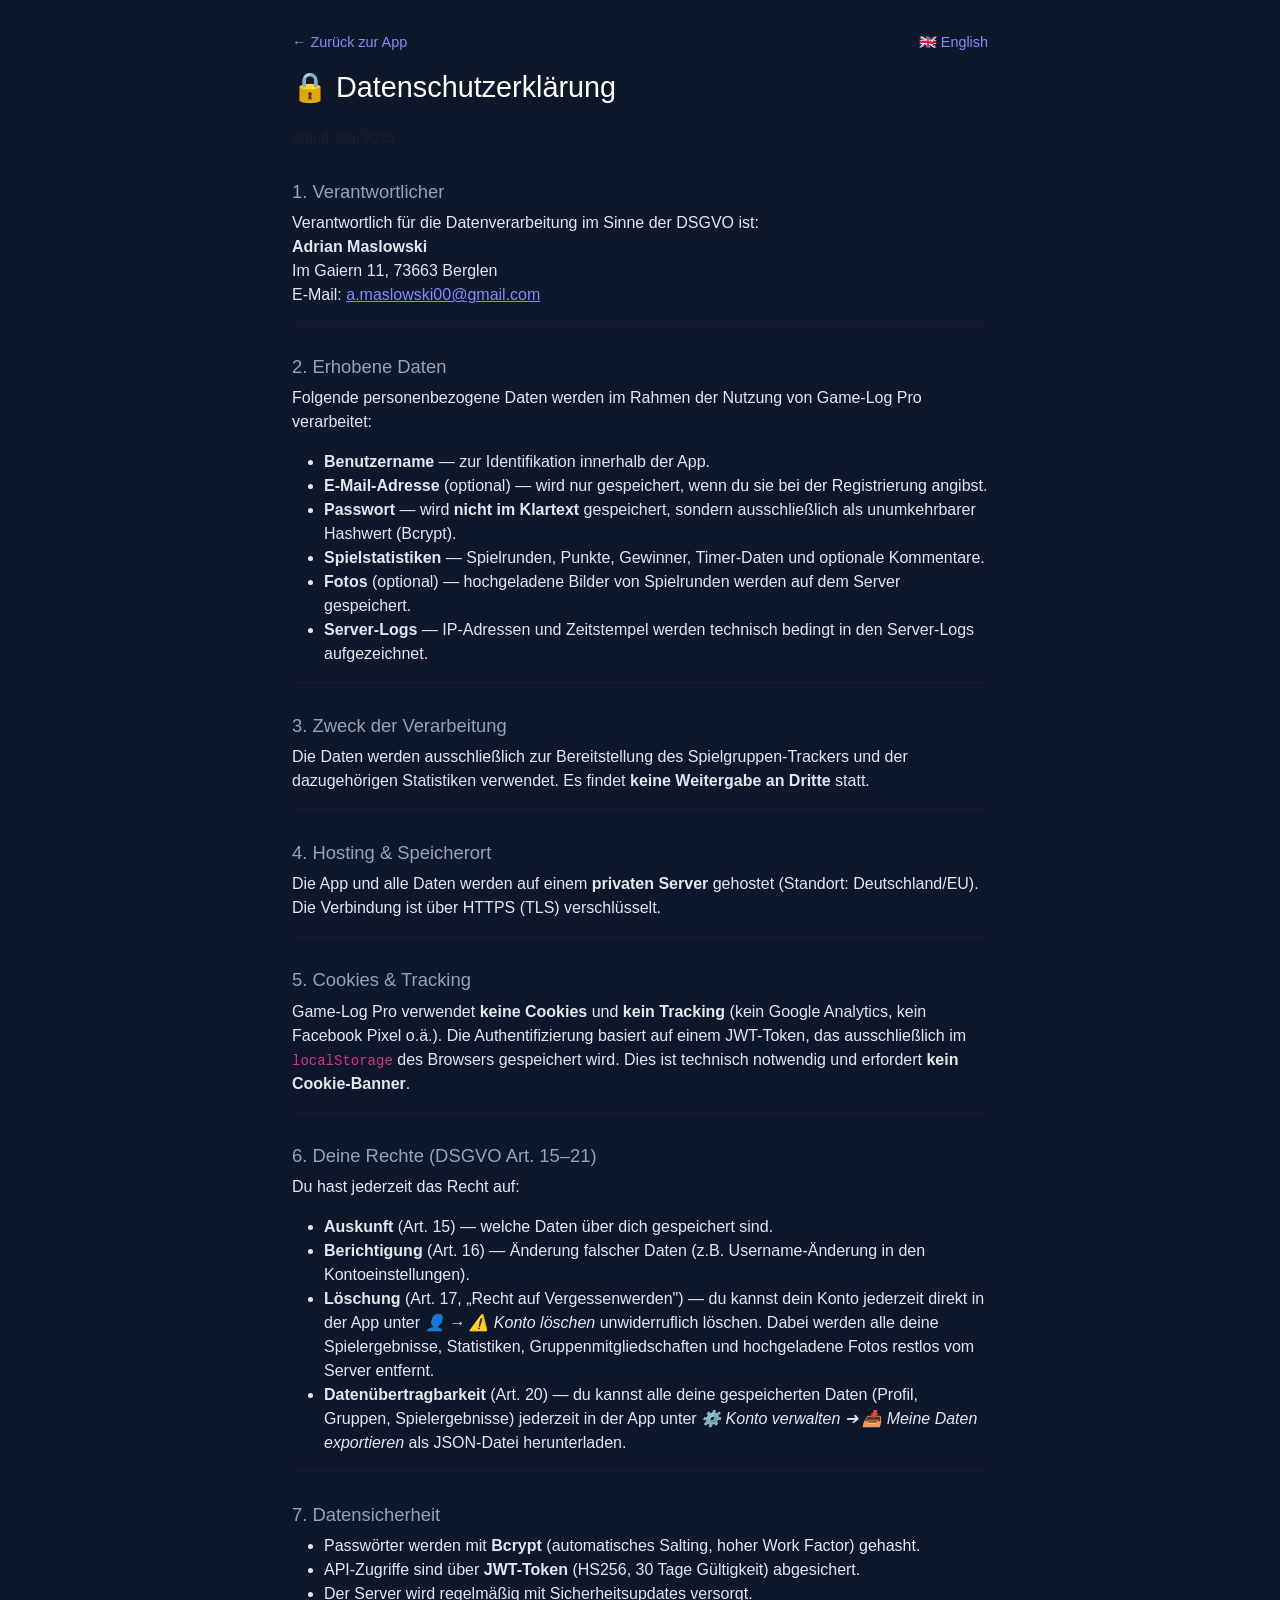
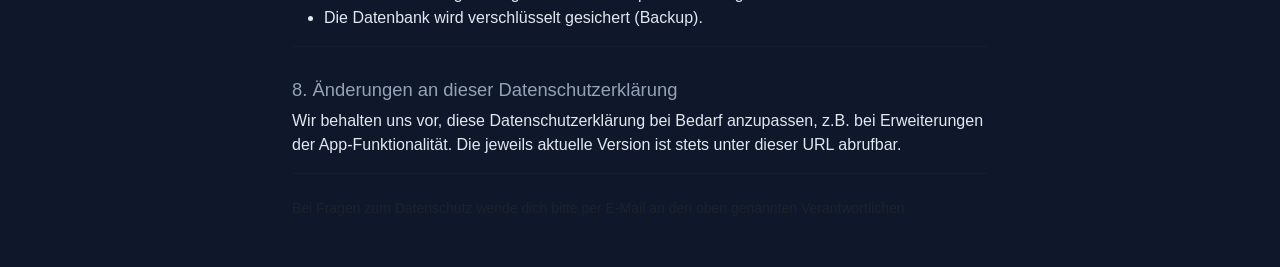
<file: frontend/datenschutz.html>
<!DOCTYPE html>
<html lang="de">

<head>
    <meta charset="UTF-8">
    <meta name="viewport" content="width=device-width, initial-scale=1.0">
    <title>Datenschutzerklärung — Game-Log Pro</title>
    <link href="https://cdn.jsdelivr.net/npm/bootstrap@5.3.0/dist/css/bootstrap.min.css" rel="stylesheet">
    <style>
        body {
            background: #0f172a;
            color: #e2e8f0;
            font-family: -apple-system, BlinkMacSystemFont, "Segoe UI", Roboto, sans-serif;
            padding: 2rem 1rem;
        }

        .container {
            max-width: 720px;
        }

        h1 {
            color: #fff;
            font-size: 1.8rem;
        }

        h2 {
            color: #94a3b8;
            font-size: 1.15rem;
            margin-top: 2rem;
        }

        a {
            color: #818cf8;
        }

        .back-link {
            color: #818cf8;
            text-decoration: none;
            font-size: 0.9rem;
        }

        .back-link:hover {
            text-decoration: underline;
        }

        hr {
            border-color: rgba(255, 255, 255, 0.1);
        }
    </style>
</head>

<body>
    <div class="container">
        <div class="d-flex justify-content-between align-items-center">
            <a href="/" class="back-link">← Zurück zur App</a>
            <a href="privacy.html" class="back-link" style="font-weight: 500;">🇬🇧 English</a>
        </div>
        <h1 class="mt-3 mb-4">🔒 Datenschutzerklärung</h1>
        <p class="text-muted small">Stand: Mai 2026</p>

        <h2>1. Verantwortlicher</h2>
        <p>
            Verantwortlich für die Datenverarbeitung im Sinne der DSGVO ist:<br>
            <strong>Adrian Maslowski</strong><br>
            Im Gaiern 11, 73663 Berglen<br>
            E-Mail: <a href="mailto:a.maslowski00@gmail.com">a.maslowski00@gmail.com</a>
        </p>
        <hr>

        <h2>2. Erhobene Daten</h2>
        <p>Folgende personenbezogene Daten werden im Rahmen der Nutzung von Game-Log Pro verarbeitet:</p>
        <ul>
            <li><strong>Benutzername</strong> — zur Identifikation innerhalb der App.</li>
            <li><strong>E-Mail-Adresse</strong> (optional) — wird nur gespeichert, wenn du sie bei der Registrierung
                angibst.</li>
            <li><strong>Passwort</strong> — wird <strong>nicht im Klartext</strong> gespeichert, sondern ausschließlich
                als unumkehrbarer Hashwert (Bcrypt).</li>
            <li><strong>Spielstatistiken</strong> — Spielrunden, Punkte, Gewinner, Timer-Daten und optionale Kommentare.
            </li>
            <li><strong>Fotos</strong> (optional) — hochgeladene Bilder von Spielrunden werden auf dem Server
                gespeichert.</li>
            <li><strong>Server-Logs</strong> — IP-Adressen und Zeitstempel werden technisch bedingt in den Server-Logs
                aufgezeichnet.</li>
        </ul>

        <hr>

        <h2>3. Zweck der Verarbeitung</h2>
        <p>Die Daten werden ausschließlich zur Bereitstellung des Spielgruppen-Trackers und der dazugehörigen
            Statistiken verwendet. Es findet <strong>keine Weitergabe an Dritte</strong> statt.</p>

        <hr>

        <h2>4. Hosting & Speicherort</h2>
        <p>Die App und alle Daten werden auf einem <strong>privaten Server</strong> gehostet (Standort: Deutschland/EU).
            Die Verbindung ist über HTTPS (TLS) verschlüsselt.</p>

        <hr>

        <h2>5. Cookies & Tracking</h2>
        <p>Game-Log Pro verwendet <strong>keine Cookies</strong> und <strong>kein Tracking</strong> (kein Google
            Analytics, kein Facebook Pixel o.ä.). Die Authentifizierung basiert auf einem JWT-Token, das ausschließlich
            im <code>localStorage</code> des Browsers gespeichert wird. Dies ist technisch notwendig und erfordert
            <strong>kein Cookie-Banner</strong>.</p>

        <hr>

        <h2>6. Deine Rechte (DSGVO Art. 15–21)</h2>
        <p>Du hast jederzeit das Recht auf:</p>
        <ul>
            <li><strong>Auskunft</strong> (Art. 15) — welche Daten über dich gespeichert sind.</li>
            <li><strong>Berichtigung</strong> (Art. 16) — Änderung falscher Daten (z.B. Username-Änderung in den
                Kontoeinstellungen).</li>
            <li><strong>Löschung</strong> (Art. 17, „Recht auf Vergessenwerden") — du kannst dein Konto jederzeit direkt
                in der App unter <em>👤 → ⚠️ Konto löschen</em> unwiderruflich löschen. Dabei werden alle deine
                Spielergebnisse, Statistiken, Gruppenmitgliedschaften und hochgeladene Fotos restlos vom Server
                entfernt.</li>
            <li><strong>Datenübertragbarkeit</strong> (Art. 20) — du kannst alle deine gespeicherten Daten (Profil, Gruppen, Spielergebnisse) jederzeit in der App unter <em>⚙️ Konto verwalten ➔ 📥 Meine Daten exportieren</em> als JSON-Datei herunterladen.</li>
        </ul>

        <hr>

        <h2>7. Datensicherheit</h2>
        <ul>
            <li>Passwörter werden mit <strong>Bcrypt</strong> (automatisches Salting, hoher Work Factor) gehasht.</li>
            <li>API-Zugriffe sind über <strong>JWT-Token</strong> (HS256, 30 Tage Gültigkeit) abgesichert.</li>
            <li>Der Server wird regelmäßig mit Sicherheitsupdates versorgt.</li>
            <li>Die Datenbank wird verschlüsselt gesichert (Backup).</li>
        </ul>

        <hr>

        <h2>8. Änderungen an dieser Datenschutzerklärung</h2>
        <p>Wir behalten uns vor, diese Datenschutzerklärung bei Bedarf anzupassen, z.B. bei Erweiterungen der
            App-Funktionalität. Die jeweils aktuelle Version ist stets unter dieser URL abrufbar.</p>

        <hr>
        <p class="text-muted small mt-4">Bei Fragen zum Datenschutz wende dich bitte per E-Mail an den oben genannten
            Verantwortlichen.</p>
    </div>
</body>

</html>
</file>
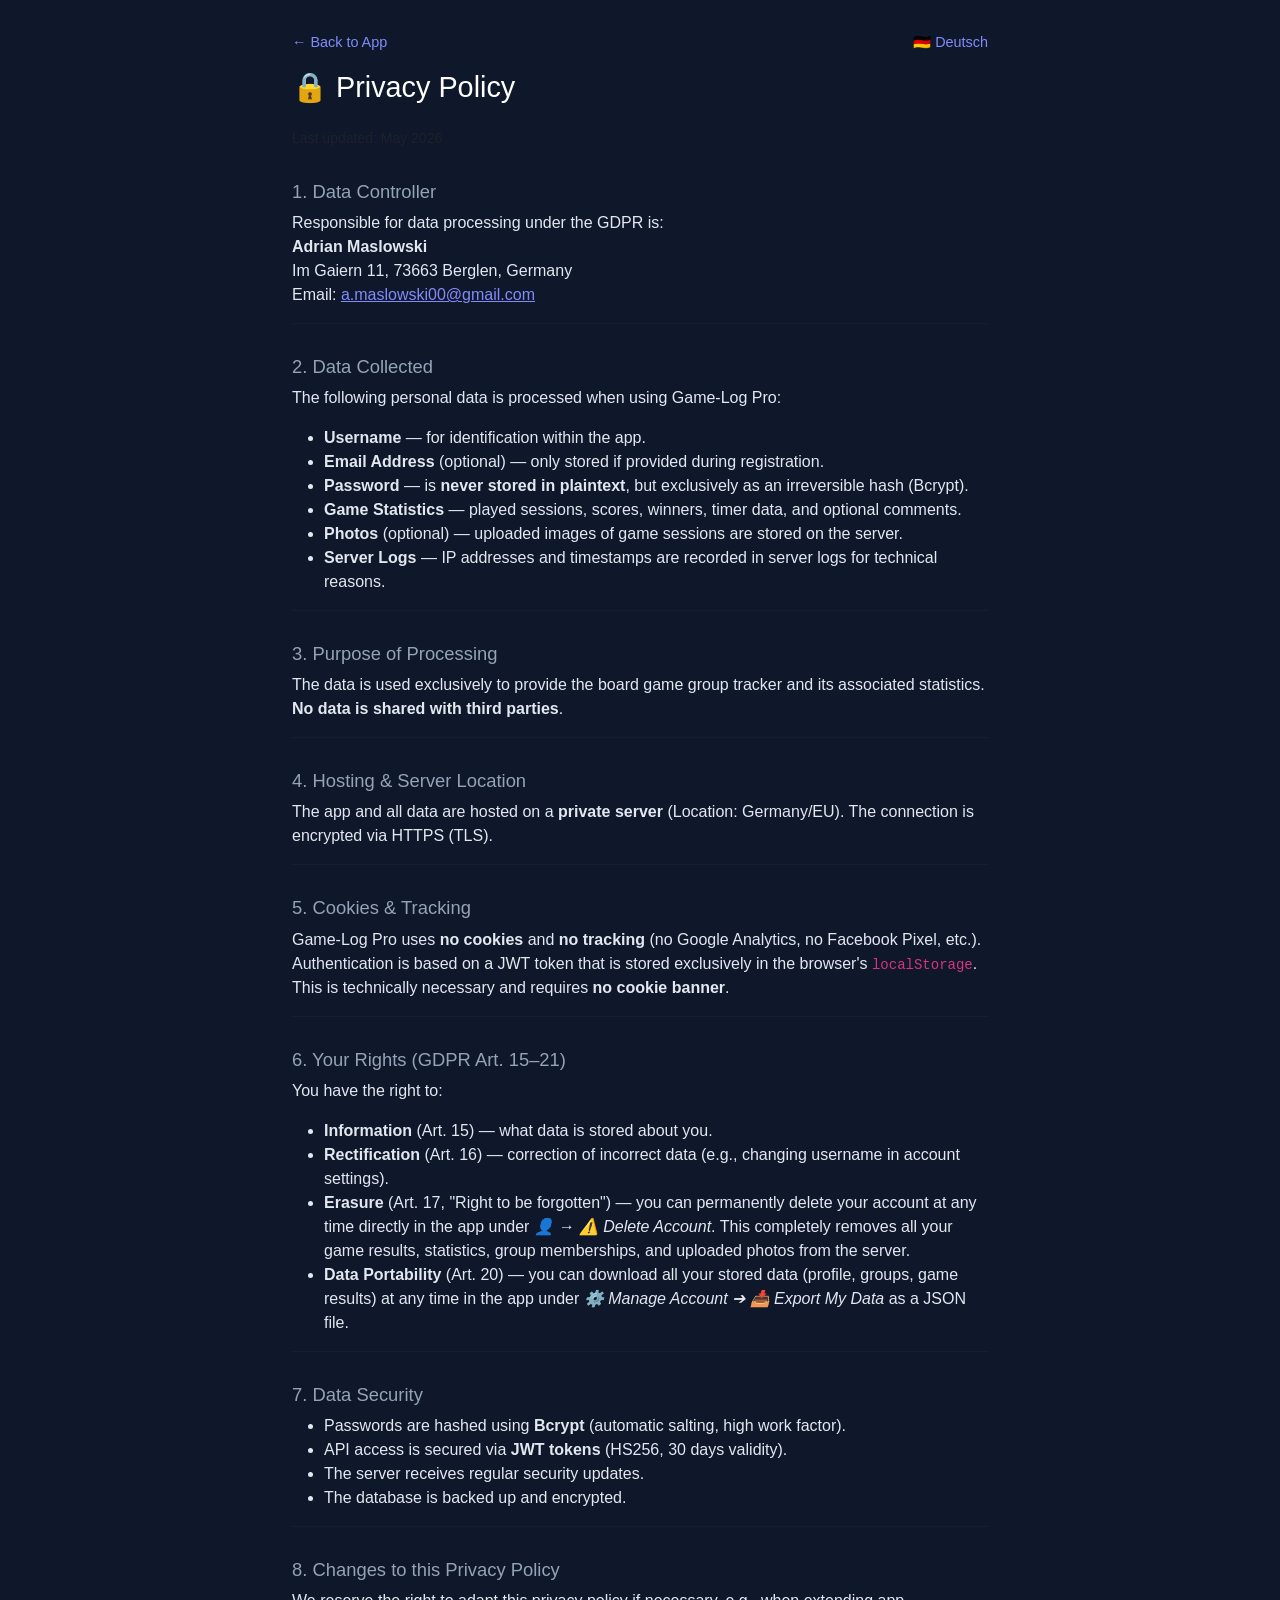
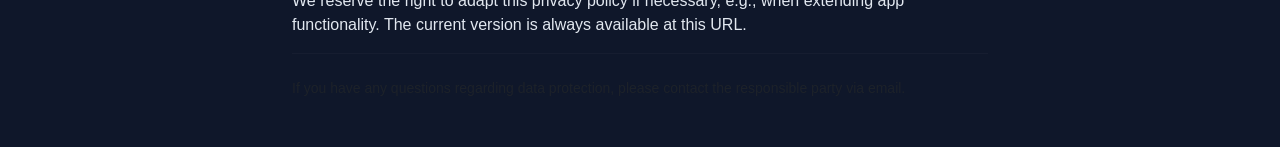
<file: frontend/privacy.html>
<!DOCTYPE html>
<html lang="en">

<head>
    <meta charset="UTF-8">
    <meta name="viewport" content="width=device-width, initial-scale=1.0">
    <title>Privacy Policy — Game-Log Pro</title>
    <link href="https://cdn.jsdelivr.net/npm/bootstrap@5.3.0/dist/css/bootstrap.min.css" rel="stylesheet">
    <style>
        body {
            background: #0f172a;
            color: #e2e8f0;
            font-family: -apple-system, BlinkMacSystemFont, "Segoe UI", Roboto, sans-serif;
            padding: 2rem 1rem;
        }

        .container {
            max-width: 720px;
        }

        h1 {
            color: #fff;
            font-size: 1.8rem;
        }

        h2 {
            color: #94a3b8;
            font-size: 1.15rem;
            margin-top: 2rem;
        }

        a {
            color: #818cf8;
        }

        .back-link, .lang-switch {
            color: #818cf8;
            text-decoration: none;
            font-size: 0.9rem;
        }

        .back-link:hover, .lang-switch:hover {
            text-decoration: underline;
        }

        hr {
            border-color: rgba(255, 255, 255, 0.1);
        }
    </style>
</head>

<body>
    <div class="container">
        <div class="d-flex justify-content-between align-items-center">
            <a href="/" class="back-link">← Back to App</a>
            <a href="datenschutz.html" class="lang-switch">🇩🇪 Deutsch</a>
        </div>
        <h1 class="mt-3 mb-4">🔒 Privacy Policy</h1>
        <p class="text-muted small">Last updated: May 2026</p>

        <h2>1. Data Controller</h2>
        <p>
            Responsible for data processing under the GDPR is:<br>
            <strong>Adrian Maslowski</strong><br>
            Im Gaiern 11, 73663 Berglen, Germany<br>
            Email: <a href="mailto:a.maslowski00@gmail.com">a.maslowski00@gmail.com</a>
        </p>
        <hr>

        <h2>2. Data Collected</h2>
        <p>The following personal data is processed when using Game-Log Pro:</p>
        <ul>
            <li><strong>Username</strong> — for identification within the app.</li>
            <li><strong>Email Address</strong> (optional) — only stored if provided during registration.</li>
            <li><strong>Password</strong> — is <strong>never stored in plaintext</strong>, but exclusively as an irreversible hash (Bcrypt).</li>
            <li><strong>Game Statistics</strong> — played sessions, scores, winners, timer data, and optional comments.</li>
            <li><strong>Photos</strong> (optional) — uploaded images of game sessions are stored on the server.</li>
            <li><strong>Server Logs</strong> — IP addresses and timestamps are recorded in server logs for technical reasons.</li>
        </ul>

        <hr>

        <h2>3. Purpose of Processing</h2>
        <p>The data is used exclusively to provide the board game group tracker and its associated statistics. <strong>No data is shared with third parties</strong>.</p>

        <hr>

        <h2>4. Hosting & Server Location</h2>
        <p>The app and all data are hosted on a <strong>private server</strong> (Location: Germany/EU). The connection is encrypted via HTTPS (TLS).</p>

        <hr>

        <h2>5. Cookies & Tracking</h2>
        <p>Game-Log Pro uses <strong>no cookies</strong> and <strong>no tracking</strong> (no Google Analytics, no Facebook Pixel, etc.). Authentication is based on a JWT token that is stored exclusively in the browser's <code>localStorage</code>. This is technically necessary and requires <strong>no cookie banner</strong>.</p>

        <hr>

        <h2>6. Your Rights (GDPR Art. 15–21)</h2>
        <p>You have the right to:</p>
        <ul>
            <li><strong>Information</strong> (Art. 15) — what data is stored about you.</li>
            <li><strong>Rectification</strong> (Art. 16) — correction of incorrect data (e.g., changing username in account settings).</li>
            <li><strong>Erasure</strong> (Art. 17, "Right to be forgotten") — you can permanently delete your account at any time directly in the app under <em>👤 → ⚠️ Delete Account</em>. This completely removes all your game results, statistics, group memberships, and uploaded photos from the server.</li>
            <li><strong>Data Portability</strong> (Art. 20) — you can download all your stored data (profile, groups, game results) at any time in the app under <em>⚙️ Manage Account ➔ 📥 Export My Data</em> as a JSON file.</li>
        </ul>

        <hr>

        <h2>7. Data Security</h2>
        <ul>
            <li>Passwords are hashed using <strong>Bcrypt</strong> (automatic salting, high work factor).</li>
            <li>API access is secured via <strong>JWT tokens</strong> (HS256, 30 days validity).</li>
            <li>The server receives regular security updates.</li>
            <li>The database is backed up and encrypted.</li>
        </ul>

        <hr>

        <h2>8. Changes to this Privacy Policy</h2>
        <p>We reserve the right to adapt this privacy policy if necessary, e.g., when extending app functionality. The current version is always available at this URL.</p>

        <hr>
        <p class="text-muted small mt-4">If you have any questions regarding data protection, please contact the responsible party via email.</p>
    </div>
</body>

</html>
</file>
